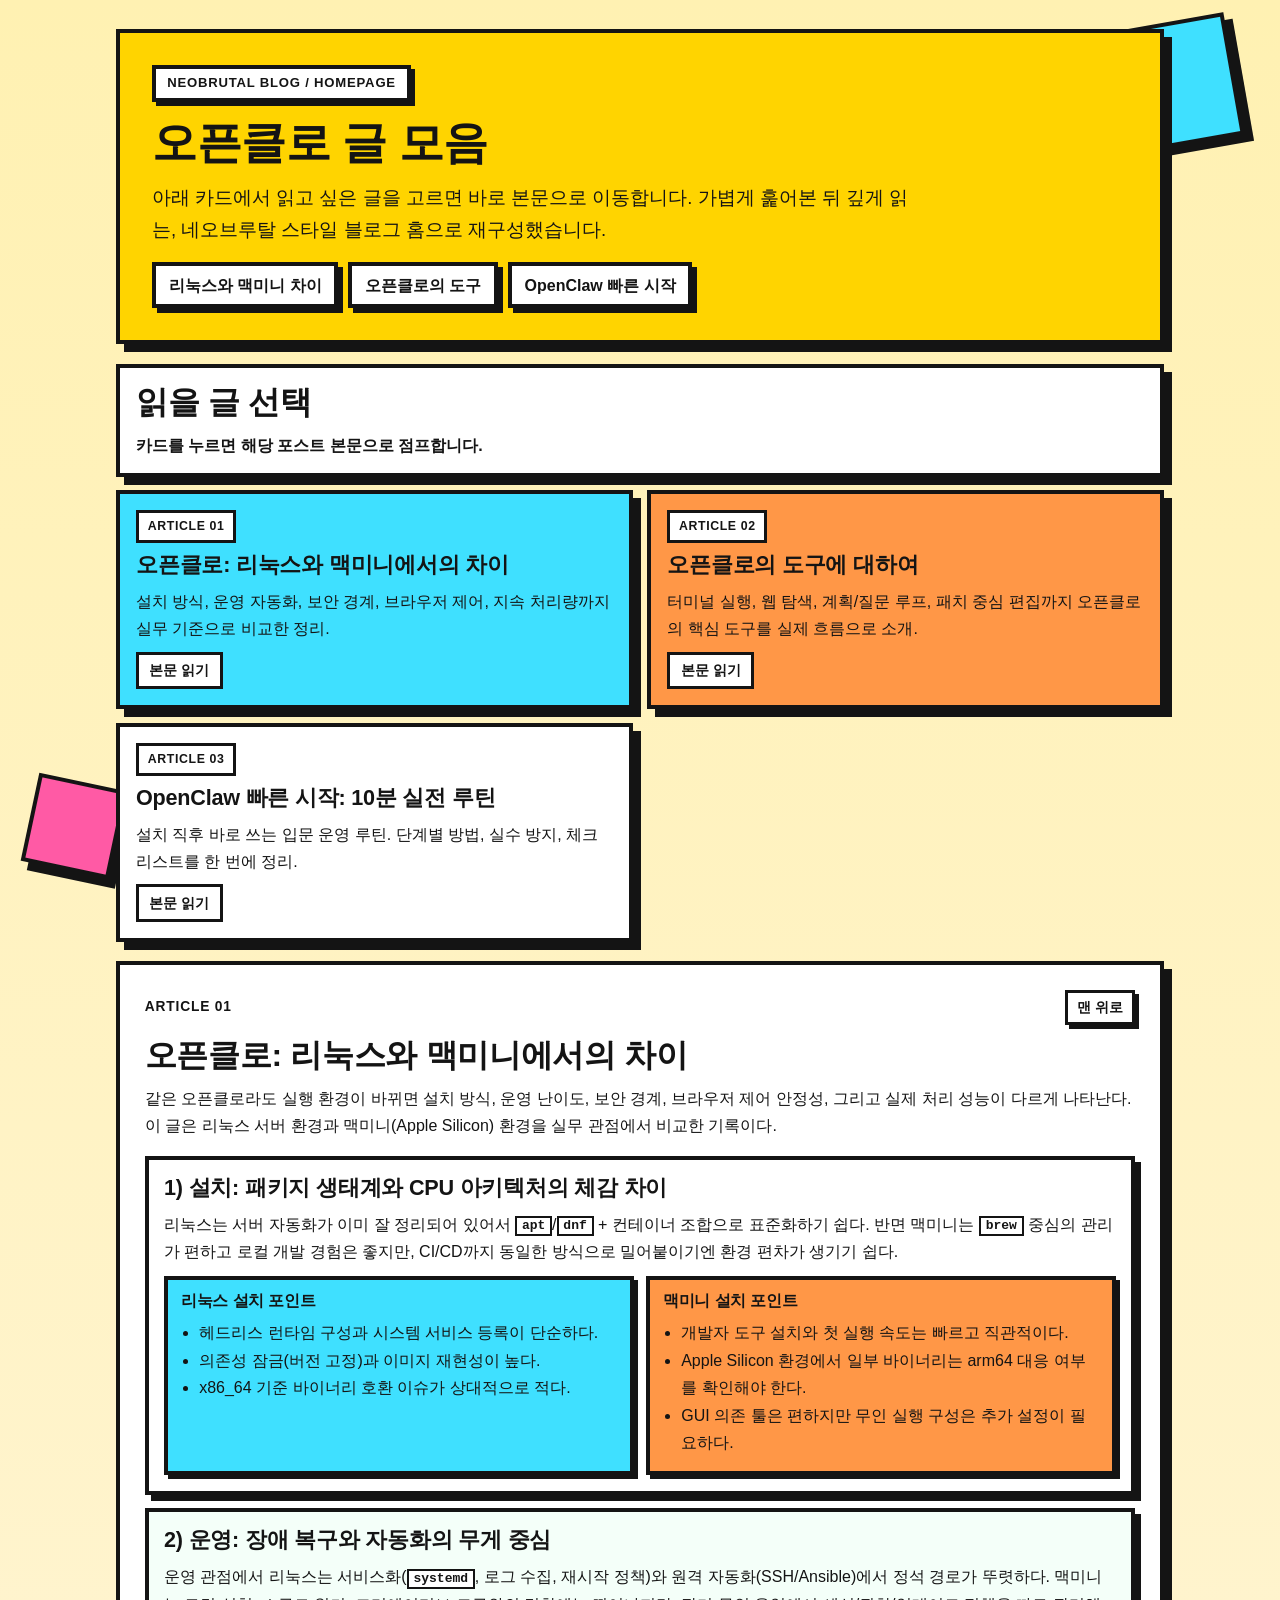
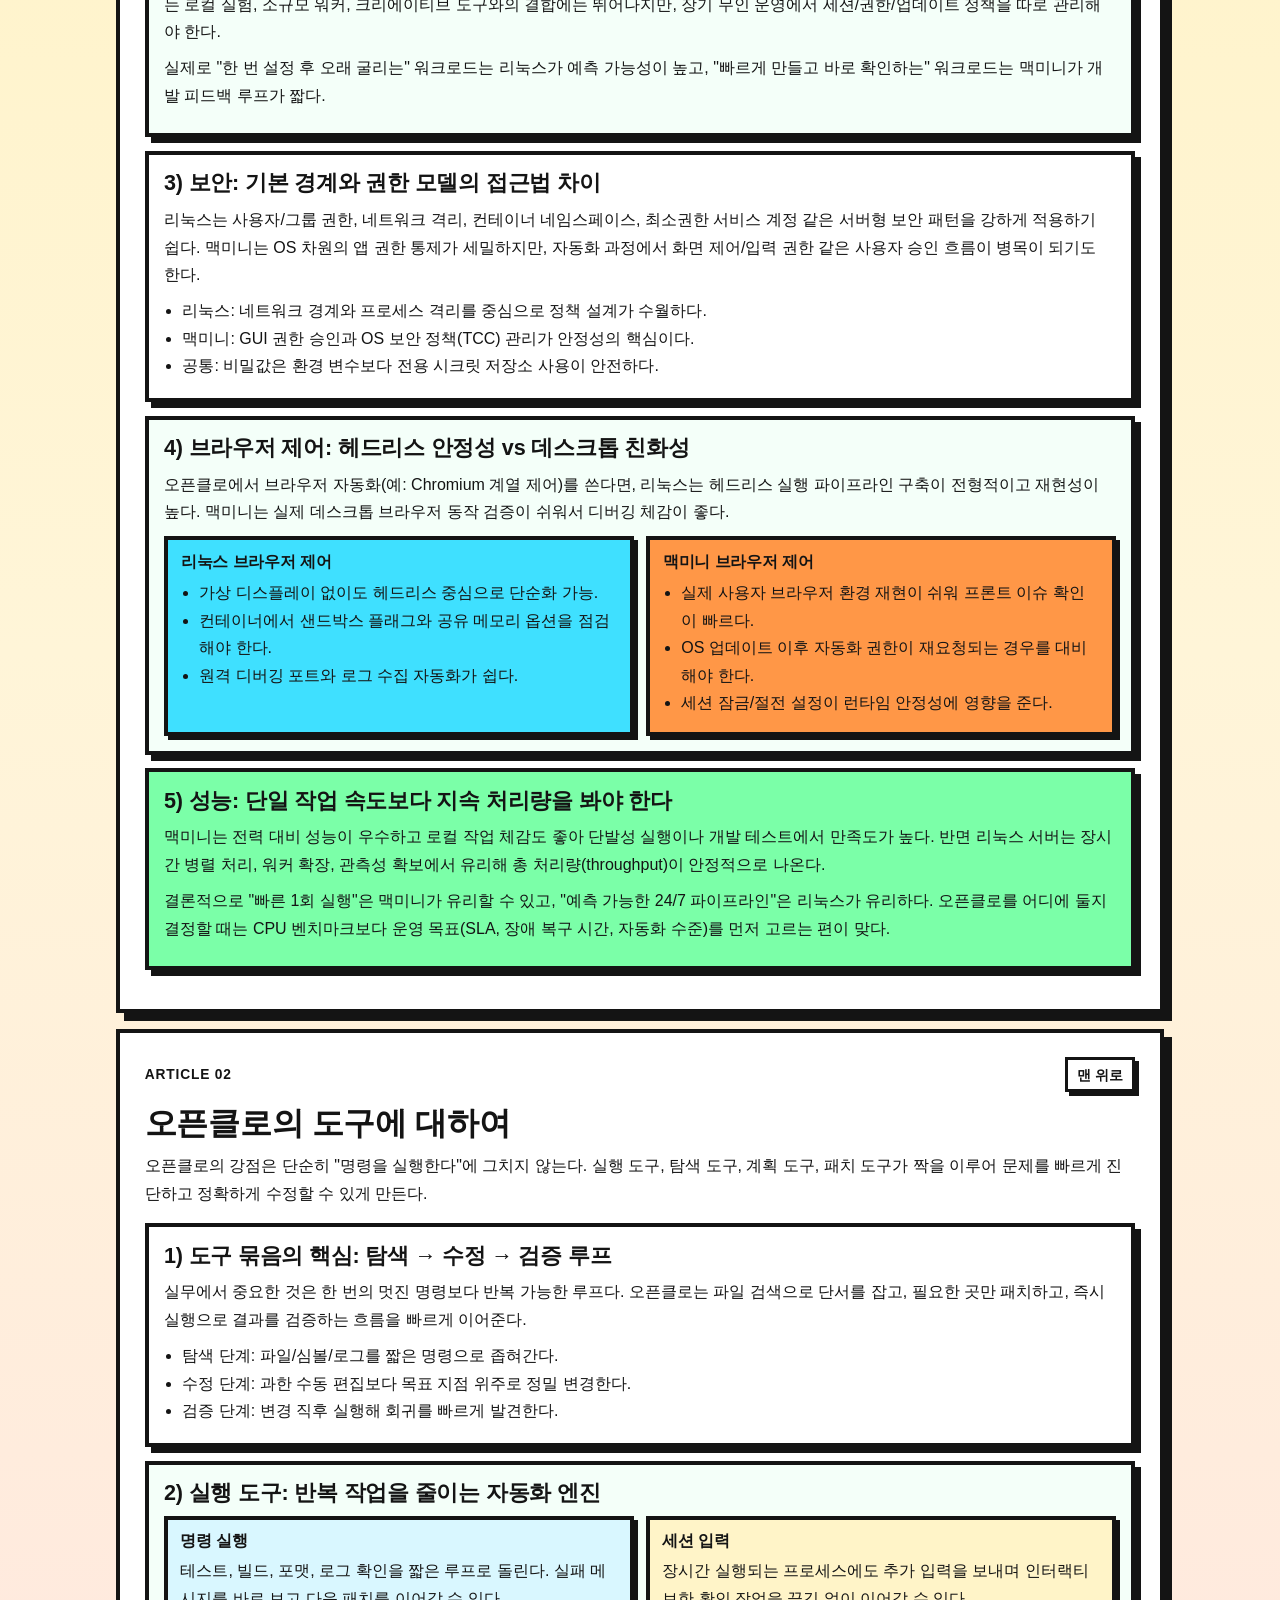
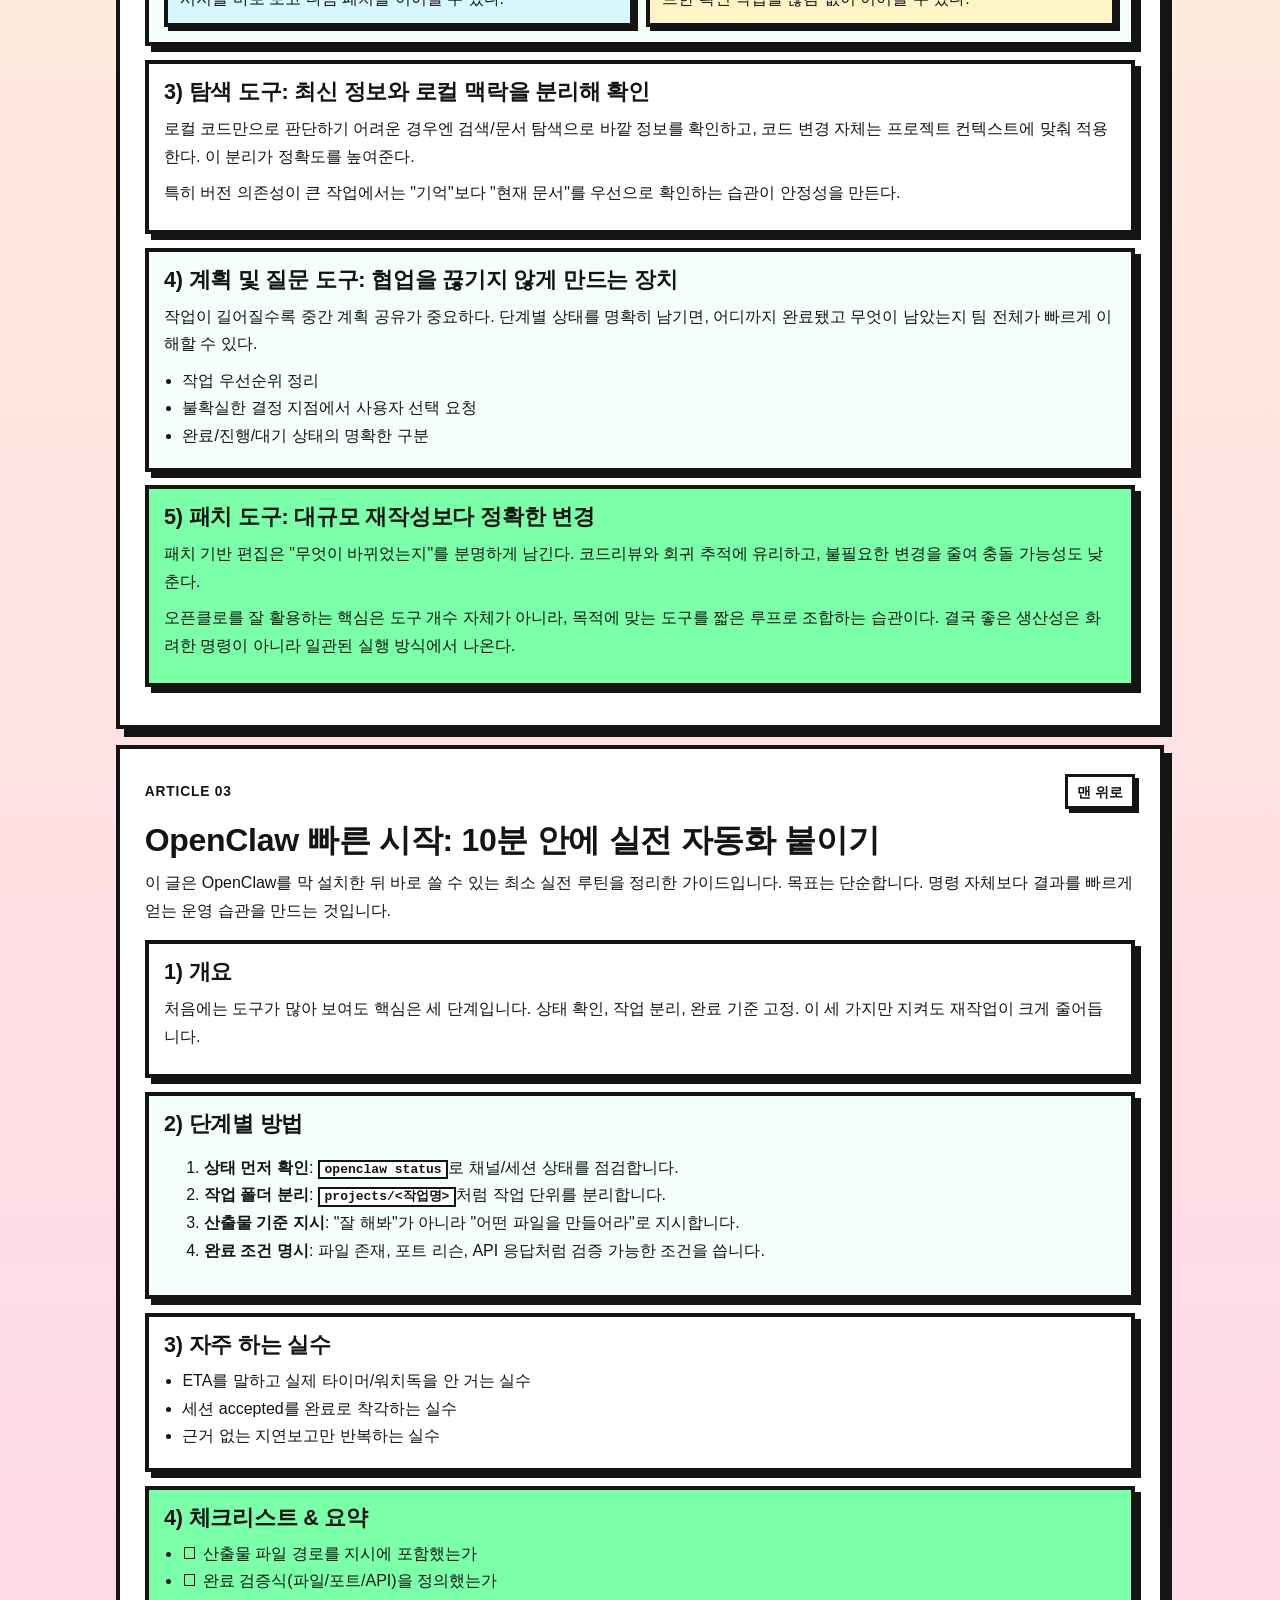
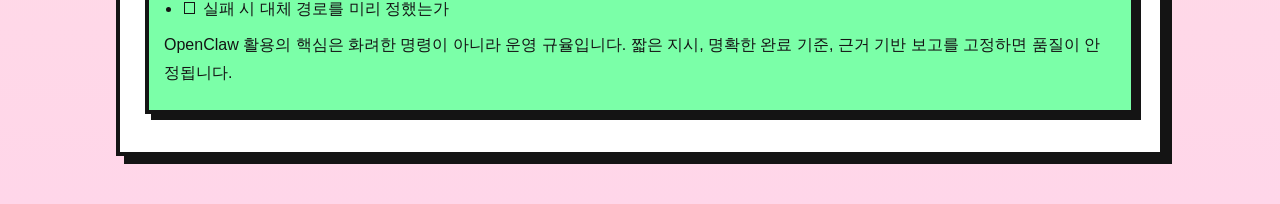
<file: index.html>
<!doctype html>
<html lang="ko">
<head>
  <meta charset="UTF-8">
  <meta name="viewport" content="width=device-width, initial-scale=1.0">
  <title>오픈클로 홈 | 네오브루탈 블로그</title>
  <link rel="stylesheet" href="styles.css">
</head>
<body>
  <div class="bg-shape shape-a" aria-hidden="true"></div>
  <div class="bg-shape shape-b" aria-hidden="true"></div>
  <div class="bg-shape shape-c" aria-hidden="true"></div>

  <main class="page" id="top">
    <header class="brutal-box hero">
      <p class="kicker">NEOBRUTAL BLOG / HOMEPAGE</p>
      <h1>오픈클로 글 모음</h1>
      <p class="dek">
        아래 카드에서 읽고 싶은 글을 고르면 바로 본문으로 이동합니다.
        가볍게 훑어본 뒤 깊게 읽는, 네오브루탈 스타일 블로그 홈으로 재구성했습니다.
      </p>
      <nav class="top-nav" aria-label="게시글 바로가기">
        <a href="#post-linux-mac">리눅스와 맥미니 차이</a>
        <a href="#post-tools">오픈클로의 도구</a>
        <a href="#post-quickstart">OpenClaw 빠른 시작</a>
      </nav>
    </header>

    <section class="post-picker" aria-labelledby="post-picker-title">
      <div class="brutal-box section-head">
        <h2 id="post-picker-title">읽을 글 선택</h2>
        <p>카드를 누르면 해당 포스트 본문으로 점프합니다.</p>
      </div>

      <div class="cards">
        <a class="brutal-box post-card card-linux" href="#post-linux-mac">
          <p class="card-label">ARTICLE 01</p>
          <h3>오픈클로: 리눅스와 맥미니에서의 차이</h3>
          <p>
            설치 방식, 운영 자동화, 보안 경계, 브라우저 제어, 지속 처리량까지
            실무 기준으로 비교한 정리.
          </p>
          <span class="card-cta">본문 읽기</span>
        </a>

        <a class="brutal-box post-card card-tools" href="#post-tools">
          <p class="card-label">ARTICLE 02</p>
          <h3>오픈클로의 도구에 대하여</h3>
          <p>
            터미널 실행, 웹 탐색, 계획/질문 루프, 패치 중심 편집까지
            오픈클로의 핵심 도구를 실제 흐름으로 소개.
          </p>
          <span class="card-cta">본문 읽기</span>
        </a>

        <a class="brutal-box post-card" href="#post-quickstart">
          <p class="card-label">ARTICLE 03</p>
          <h3>OpenClaw 빠른 시작: 10분 실전 루틴</h3>
          <p>
            설치 직후 바로 쓰는 입문 운영 루틴.
            단계별 방법, 실수 방지, 체크리스트를 한 번에 정리.
          </p>
          <span class="card-cta">본문 읽기</span>
        </a>
      </div>
    </section>

    <section class="articles" aria-label="전체 포스트">
      <article class="brutal-box post-full" id="post-linux-mac">
        <header class="post-head">
          <p class="post-no">ARTICLE 01</p>
          <a class="back-top" href="#top">맨 위로</a>
        </header>

        <h2>오픈클로: 리눅스와 맥미니에서의 차이</h2>
        <p>
          같은 오픈클로라도 실행 환경이 바뀌면 설치 방식, 운영 난이도, 보안 경계, 브라우저 제어 안정성,
          그리고 실제 처리 성능이 다르게 나타난다. 이 글은 리눅스 서버 환경과 맥미니(Apple Silicon) 환경을
          실무 관점에서 비교한 기록이다.
        </p>

        <section class="block">
          <h3>1) 설치: 패키지 생태계와 CPU 아키텍처의 체감 차이</h3>
          <p>
            리눅스는 서버 자동화가 이미 잘 정리되어 있어서 <code>apt</code>/<code>dnf</code> + 컨테이너 조합으로
            표준화하기 쉽다. 반면 맥미니는 <code>brew</code> 중심의 관리가 편하고 로컬 개발 경험은 좋지만,
            CI/CD까지 동일한 방식으로 밀어붙이기엔 환경 편차가 생기기 쉽다.
          </p>
          <div class="compare">
            <section class="panel linux">
              <h4>리눅스 설치 포인트</h4>
              <ul>
                <li>헤드리스 런타임 구성과 시스템 서비스 등록이 단순하다.</li>
                <li>의존성 잠금(버전 고정)과 이미지 재현성이 높다.</li>
                <li>x86_64 기준 바이너리 호환 이슈가 상대적으로 적다.</li>
              </ul>
            </section>
            <section class="panel mac">
              <h4>맥미니 설치 포인트</h4>
              <ul>
                <li>개발자 도구 설치와 첫 실행 속도는 빠르고 직관적이다.</li>
                <li>Apple Silicon 환경에서 일부 바이너리는 arm64 대응 여부를 확인해야 한다.</li>
                <li>GUI 의존 툴은 편하지만 무인 실행 구성은 추가 설정이 필요하다.</li>
              </ul>
            </section>
          </div>
        </section>

        <section class="block">
          <h3>2) 운영: 장애 복구와 자동화의 무게 중심</h3>
          <p>
            운영 관점에서 리눅스는 서비스화(<code>systemd</code>, 로그 수집, 재시작 정책)와 원격 자동화(SSH/Ansible)에서
            정석 경로가 뚜렷하다. 맥미니는 로컬 실험, 소규모 워커, 크리에이티브 도구와의 결합에는 뛰어나지만,
            장기 무인 운영에서 세션/권한/업데이트 정책을 따로 관리해야 한다.
          </p>
          <p>
            실제로 "한 번 설정 후 오래 굴리는" 워크로드는 리눅스가 예측 가능성이 높고, "빠르게 만들고 바로 확인하는"
            워크로드는 맥미니가 개발 피드백 루프가 짧다.
          </p>
        </section>

        <section class="block">
          <h3>3) 보안: 기본 경계와 권한 모델의 접근법 차이</h3>
          <p>
            리눅스는 사용자/그룹 권한, 네트워크 격리, 컨테이너 네임스페이스, 최소권한 서비스 계정 같은
            서버형 보안 패턴을 강하게 적용하기 쉽다. 맥미니는 OS 차원의 앱 권한 통제가 세밀하지만,
            자동화 과정에서 화면 제어/입력 권한 같은 사용자 승인 흐름이 병목이 되기도 한다.
          </p>
          <ul>
            <li>리눅스: 네트워크 경계와 프로세스 격리를 중심으로 정책 설계가 수월하다.</li>
            <li>맥미니: GUI 권한 승인과 OS 보안 정책(TCC) 관리가 안정성의 핵심이다.</li>
            <li>공통: 비밀값은 환경 변수보다 전용 시크릿 저장소 사용이 안전하다.</li>
          </ul>
        </section>

        <section class="block">
          <h3>4) 브라우저 제어: 헤드리스 안정성 vs 데스크톱 친화성</h3>
          <p>
            오픈클로에서 브라우저 자동화(예: Chromium 계열 제어)를 쓴다면, 리눅스는 헤드리스 실행 파이프라인 구축이
            전형적이고 재현성이 높다. 맥미니는 실제 데스크톱 브라우저 동작 검증이 쉬워서 디버깅 체감이 좋다.
          </p>
          <div class="compare">
            <section class="panel linux">
              <h4>리눅스 브라우저 제어</h4>
              <ul>
                <li>가상 디스플레이 없이도 헤드리스 중심으로 단순화 가능.</li>
                <li>컨테이너에서 샌드박스 플래그와 공유 메모리 옵션을 점검해야 한다.</li>
                <li>원격 디버깅 포트와 로그 수집 자동화가 쉽다.</li>
              </ul>
            </section>
            <section class="panel mac">
              <h4>맥미니 브라우저 제어</h4>
              <ul>
                <li>실제 사용자 브라우저 환경 재현이 쉬워 프론트 이슈 확인이 빠르다.</li>
                <li>OS 업데이트 이후 자동화 권한이 재요청되는 경우를 대비해야 한다.</li>
                <li>세션 잠금/절전 설정이 런타임 안정성에 영향을 준다.</li>
              </ul>
            </section>
          </div>
        </section>

        <section class="block highlight">
          <h3>5) 성능: 단일 작업 속도보다 지속 처리량을 봐야 한다</h3>
          <p>
            맥미니는 전력 대비 성능이 우수하고 로컬 작업 체감도 좋아 단발성 실행이나 개발 테스트에서 만족도가 높다.
            반면 리눅스 서버는 장시간 병렬 처리, 워커 확장, 관측성 확보에서 유리해 총 처리량(throughput)이 안정적으로 나온다.
          </p>
          <p>
            결론적으로 "빠른 1회 실행"은 맥미니가 유리할 수 있고, "예측 가능한 24/7 파이프라인"은 리눅스가 유리하다.
            오픈클로를 어디에 둘지 결정할 때는 CPU 벤치마크보다 운영 목표(SLA, 장애 복구 시간, 자동화 수준)를 먼저 고르는 편이 맞다.
          </p>
        </section>
      </article>

      <article class="brutal-box post-full" id="post-tools">
        <header class="post-head">
          <p class="post-no">ARTICLE 02</p>
          <a class="back-top" href="#top">맨 위로</a>
        </header>

        <h2>오픈클로의 도구에 대하여</h2>
        <p>
          오픈클로의 강점은 단순히 "명령을 실행한다"에 그치지 않는다.
          실행 도구, 탐색 도구, 계획 도구, 패치 도구가 짝을 이루어 문제를 빠르게 진단하고 정확하게 수정할 수 있게 만든다.
        </p>

        <section class="block">
          <h3>1) 도구 묶음의 핵심: 탐색 → 수정 → 검증 루프</h3>
          <p>
            실무에서 중요한 것은 한 번의 멋진 명령보다 반복 가능한 루프다.
            오픈클로는 파일 검색으로 단서를 잡고, 필요한 곳만 패치하고, 즉시 실행으로 결과를 검증하는 흐름을 빠르게 이어준다.
          </p>
          <ul>
            <li>탐색 단계: 파일/심볼/로그를 짧은 명령으로 좁혀간다.</li>
            <li>수정 단계: 과한 수동 편집보다 목표 지점 위주로 정밀 변경한다.</li>
            <li>검증 단계: 변경 직후 실행해 회귀를 빠르게 발견한다.</li>
          </ul>
        </section>

        <section class="block">
          <h3>2) 실행 도구: 반복 작업을 줄이는 자동화 엔진</h3>
          <div class="tools-grid">
            <section class="tool-panel">
              <h4>명령 실행</h4>
              <p>
                테스트, 빌드, 포맷, 로그 확인을 짧은 루프로 돌린다.
                실패 메시지를 바로 보고 다음 패치를 이어갈 수 있다.
              </p>
            </section>
            <section class="tool-panel">
              <h4>세션 입력</h4>
              <p>
                장시간 실행되는 프로세스에도 추가 입력을 보내며
                인터랙티브한 확인 작업을 끊김 없이 이어갈 수 있다.
              </p>
            </section>
          </div>
        </section>

        <section class="block">
          <h3>3) 탐색 도구: 최신 정보와 로컬 맥락을 분리해 확인</h3>
          <p>
            로컬 코드만으로 판단하기 어려운 경우엔 검색/문서 탐색으로 바깥 정보를 확인하고,
            코드 변경 자체는 프로젝트 컨텍스트에 맞춰 적용한다. 이 분리가 정확도를 높여준다.
          </p>
          <p>
            특히 버전 의존성이 큰 작업에서는 "기억"보다 "현재 문서"를 우선으로 확인하는 습관이 안정성을 만든다.
          </p>
        </section>

        <section class="block">
          <h3>4) 계획 및 질문 도구: 협업을 끊기지 않게 만드는 장치</h3>
          <p>
            작업이 길어질수록 중간 계획 공유가 중요하다.
            단계별 상태를 명확히 남기면, 어디까지 완료됐고 무엇이 남았는지 팀 전체가 빠르게 이해할 수 있다.
          </p>
          <ul>
            <li>작업 우선순위 정리</li>
            <li>불확실한 결정 지점에서 사용자 선택 요청</li>
            <li>완료/진행/대기 상태의 명확한 구분</li>
          </ul>
        </section>

        <section class="block highlight">
          <h3>5) 패치 도구: 대규모 재작성보다 정확한 변경</h3>
          <p>
            패치 기반 편집은 "무엇이 바뀌었는지"를 분명하게 남긴다.
            코드리뷰와 회귀 추적에 유리하고, 불필요한 변경을 줄여 충돌 가능성도 낮춘다.
          </p>
          <p>
            오픈클로를 잘 활용하는 핵심은 도구 개수 자체가 아니라, 목적에 맞는 도구를 짧은 루프로 조합하는 습관이다.
            결국 좋은 생산성은 화려한 명령이 아니라 일관된 실행 방식에서 나온다.
          </p>
        </section>
      </article>

      <article class="brutal-box post-full" id="post-quickstart">
        <header class="post-head">
          <p class="post-no">ARTICLE 03</p>
          <a class="back-top" href="#top">맨 위로</a>
        </header>

        <h2>OpenClaw 빠른 시작: 10분 안에 실전 자동화 붙이기</h2>
        <p>
          이 글은 OpenClaw를 막 설치한 뒤 바로 쓸 수 있는 최소 실전 루틴을 정리한 가이드입니다.
          목표는 단순합니다. 명령 자체보다 결과를 빠르게 얻는 운영 습관을 만드는 것입니다.
        </p>

        <section class="block">
          <h3>1) 개요</h3>
          <p>
            처음에는 도구가 많아 보여도 핵심은 세 단계입니다. 상태 확인, 작업 분리, 완료 기준 고정.
            이 세 가지만 지켜도 재작업이 크게 줄어듭니다.
          </p>
        </section>

        <section class="block">
          <h3>2) 단계별 방법</h3>
          <ol>
            <li><strong>상태 먼저 확인</strong>: <code>openclaw status</code>로 채널/세션 상태를 점검합니다.</li>
            <li><strong>작업 폴더 분리</strong>: <code>projects/&lt;작업명&gt;</code>처럼 작업 단위를 분리합니다.</li>
            <li><strong>산출물 기준 지시</strong>: "잘 해봐"가 아니라 "어떤 파일을 만들어라"로 지시합니다.</li>
            <li><strong>완료 조건 명시</strong>: 파일 존재, 포트 리슨, API 응답처럼 검증 가능한 조건을 씁니다.</li>
          </ol>
        </section>

        <section class="block">
          <h3>3) 자주 하는 실수</h3>
          <ul>
            <li>ETA를 말하고 실제 타이머/워치독을 안 거는 실수</li>
            <li>세션 accepted를 완료로 착각하는 실수</li>
            <li>근거 없는 지연보고만 반복하는 실수</li>
          </ul>
        </section>

        <section class="block highlight">
          <h3>4) 체크리스트 &amp; 요약</h3>
          <ul>
            <li>☐ 산출물 파일 경로를 지시에 포함했는가</li>
            <li>☐ 완료 검증식(파일/포트/API)을 정의했는가</li>
            <li>☐ 실패 시 대체 경로를 미리 정했는가</li>
          </ul>
          <p>
            OpenClaw 활용의 핵심은 화려한 명령이 아니라 운영 규율입니다.
            짧은 지시, 명확한 완료 기준, 근거 기반 보고를 고정하면 품질이 안정됩니다.
          </p>
        </section>
      </article>
    </section>
  </main>
</body>
</html>
</file>
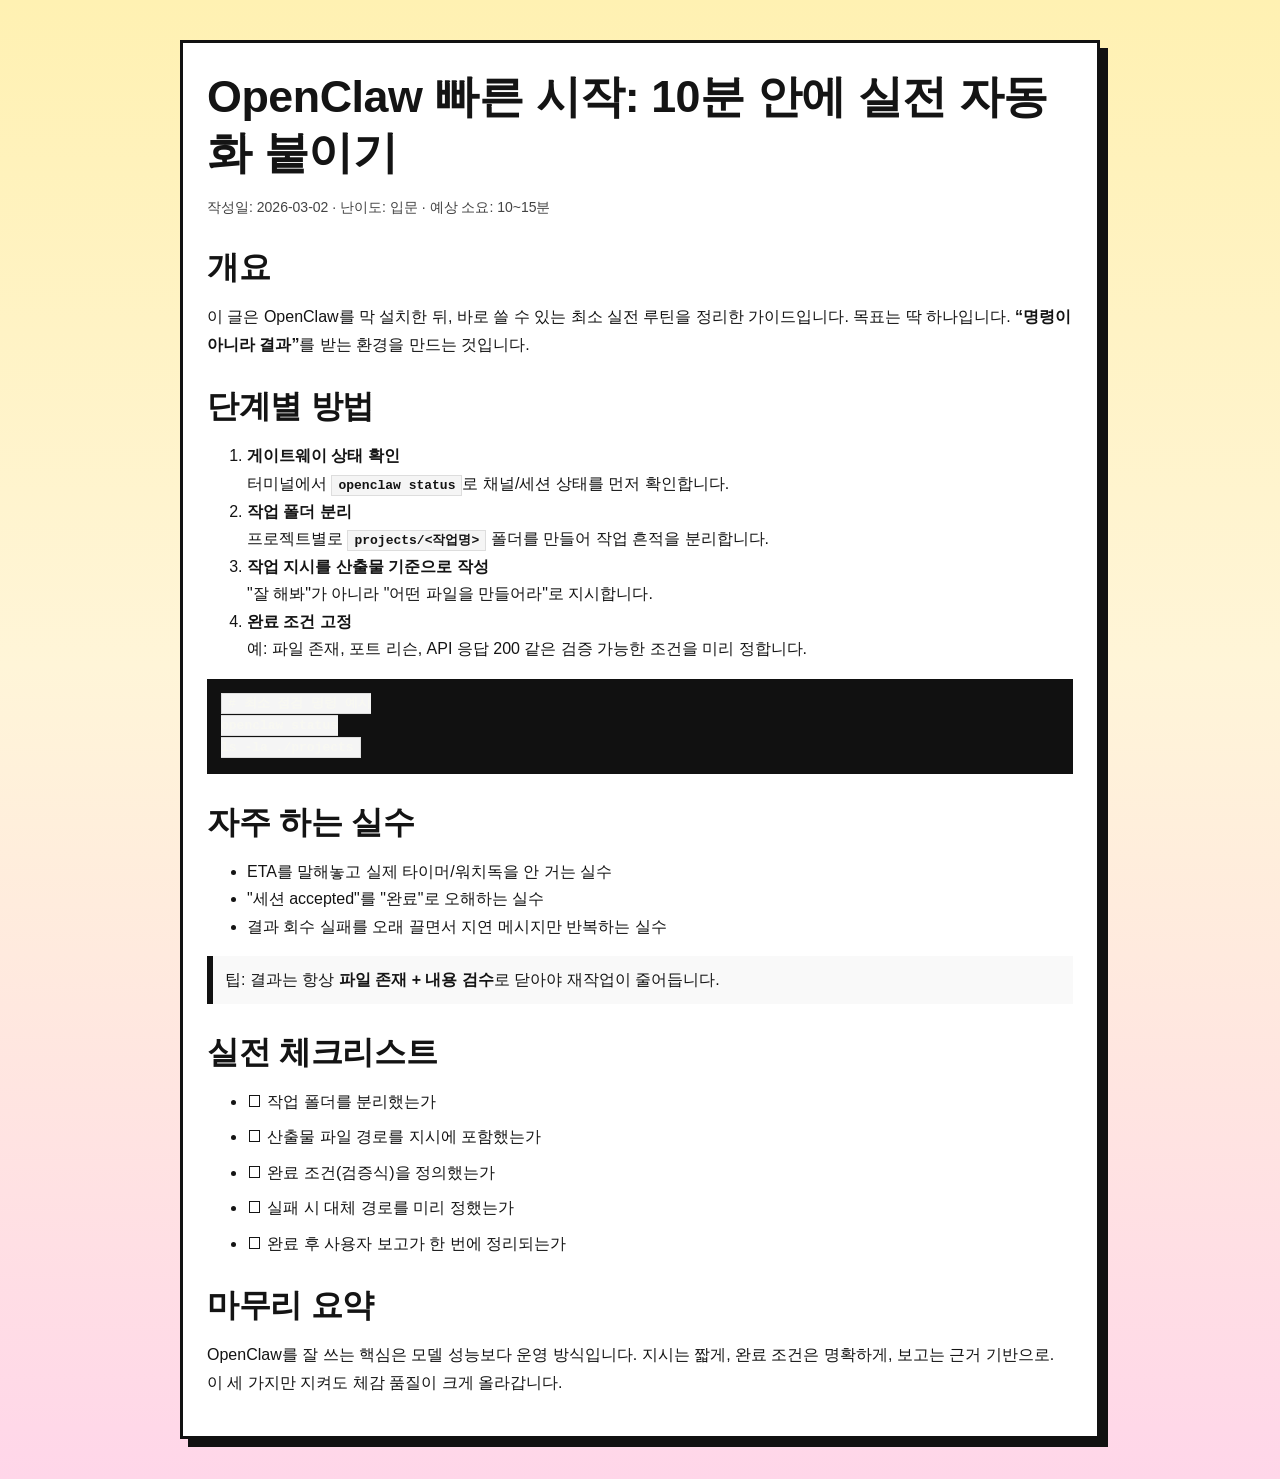
<file: post-openclaw-quickstart.html>
<!doctype html>
<html lang="ko">
<head>
  <meta charset="UTF-8" />
  <meta name="viewport" content="width=device-width, initial-scale=1.0" />
  <title>OpenClaw 빠른 시작 가이드</title>
  <link rel="stylesheet" href="./styles.css" />
  <style>
    .post-wrap { max-width: 920px; margin: 40px auto; padding: 24px; border: 3px solid #111; box-shadow: 8px 8px 0 #111; background: #fff; }
    .meta { font-size: 14px; opacity: .8; margin-bottom: 16px; }
    .section { margin-top: 28px; }
    .checklist li { margin: 8px 0; }
    code { background: #f5f5f5; padding: 2px 6px; border: 1px solid #ddd; }
    pre { background: #111; color: #f8f8f2; padding: 14px; overflow-x: auto; }
    .tip { border-left: 6px solid #111; padding: 10px 12px; background: #f9f9f9; }
  </style>
</head>
<body>
  <main class="post-wrap">
    <h1>OpenClaw 빠른 시작: 10분 안에 실전 자동화 붙이기</h1>
    <p class="meta">작성일: 2026-03-02 · 난이도: 입문 · 예상 소요: 10~15분</p>

    <section class="section">
      <h2>개요</h2>
      <p>이 글은 OpenClaw를 막 설치한 뒤, 바로 쓸 수 있는 최소 실전 루틴을 정리한 가이드입니다. 목표는 딱 하나입니다. <strong>“명령이 아니라 결과”</strong>를 받는 환경을 만드는 것입니다.</p>
    </section>

    <section class="section">
      <h2>단계별 방법</h2>
      <ol>
        <li><strong>게이트웨이 상태 확인</strong><br/>터미널에서 <code>openclaw status</code>로 채널/세션 상태를 먼저 확인합니다.</li>
        <li><strong>작업 폴더 분리</strong><br/>프로젝트별로 <code>projects/&lt;작업명&gt;</code> 폴더를 만들어 작업 흔적을 분리합니다.</li>
        <li><strong>작업 지시를 산출물 기준으로 작성</strong><br/>"잘 해봐"가 아니라 "어떤 파일을 만들어라"로 지시합니다.</li>
        <li><strong>완료 조건 고정</strong><br/>예: 파일 존재, 포트 리슨, API 응답 200 같은 검증 가능한 조건을 미리 정합니다.</li>
      </ol>
      <pre><code># 최소 점검 명령 예시
openclaw status
ls -la ./projects
</code></pre>
    </section>

    <section class="section">
      <h2>자주 하는 실수</h2>
      <ul>
        <li>ETA를 말해놓고 실제 타이머/워치독을 안 거는 실수</li>
        <li>"세션 accepted"를 "완료"로 오해하는 실수</li>
        <li>결과 회수 실패를 오래 끌면서 지연 메시지만 반복하는 실수</li>
      </ul>
      <div class="tip">팁: 결과는 항상 <strong>파일 존재 + 내용 검수</strong>로 닫아야 재작업이 줄어듭니다.</div>
    </section>

    <section class="section">
      <h2>실전 체크리스트</h2>
      <ul class="checklist">
        <li>☐ 작업 폴더를 분리했는가</li>
        <li>☐ 산출물 파일 경로를 지시에 포함했는가</li>
        <li>☐ 완료 조건(검증식)을 정의했는가</li>
        <li>☐ 실패 시 대체 경로를 미리 정했는가</li>
        <li>☐ 완료 후 사용자 보고가 한 번에 정리되는가</li>
      </ul>
    </section>

    <section class="section">
      <h2>마무리 요약</h2>
      <p>OpenClaw를 잘 쓰는 핵심은 모델 성능보다 운영 방식입니다. 지시는 짧게, 완료 조건은 명확하게, 보고는 근거 기반으로. 이 세 가지만 지켜도 체감 품질이 크게 올라갑니다.</p>
    </section>
  </main>
</body>
</html>
</file>
<file: styles.css>
:root {
  --ink: #141414;
  --paper: #fff5d8;
  --yellow: #ffd400;
  --pink: #ff5aa5;
  --cyan: #3fe0ff;
  --mint: #7bffa8;
  --orange: #ff9747;
  --lime: #d8ff57;
  --shadow: 8px 8px 0 var(--ink);
  --border: 4px solid var(--ink);
}

*,
*::before,
*::after {
  box-sizing: border-box;
}

html {
  scroll-behavior: smooth;
}

body {
  margin: 0;
  font-family: "SUIT Variable", "Pretendard", "Noto Sans KR", sans-serif;
  line-height: 1.72;
  color: var(--ink);
  background:
    linear-gradient(180deg, #fff1b2 0%, var(--paper) 45%, #ffd6e9 100%);
  min-height: 100vh;
  position: relative;
  overflow-x: hidden;
}

.bg-shape {
  position: fixed;
  border: var(--border);
  box-shadow: var(--shadow);
  z-index: -1;
}

.shape-a {
  width: 124px;
  height: 124px;
  background: var(--cyan);
  top: 1.4rem;
  right: 2.8rem;
  transform: rotate(-10deg);
}

.shape-b {
  width: 90px;
  height: 90px;
  background: var(--pink);
  left: 1.8rem;
  bottom: 1.8rem;
  transform: rotate(12deg);
}

.shape-c {
  width: 68px;
  height: 68px;
  background: var(--lime);
  left: max(18%, 2rem);
  top: 11rem;
  transform: rotate(18deg);
}

.page {
  width: min(100%, 1080px);
  margin: 0 auto;
  padding: 1.8rem 1rem 3rem;
}

.brutal-box {
  border: var(--border);
  box-shadow: var(--shadow);
  background: #fff;
}

.hero {
  background: var(--yellow);
  padding: clamp(1.1rem, 3vw, 2rem);
  margin-bottom: 1.2rem;
}

.kicker {
  display: inline-block;
  margin: 0 0 0.7rem;
  border: var(--border);
  box-shadow: 4px 4px 0 var(--ink);
  padding: 0.2rem 0.7rem;
  background: #fff;
  font-weight: 800;
  letter-spacing: 0.06em;
  font-size: 0.82rem;
}

h1,
h2,
h3,
h4 {
  line-height: 1.25;
  letter-spacing: -0.01em;
}

h1 {
  margin: 0.15rem 0 0.7rem;
  font-size: clamp(1.58rem, 4.3vw, 2.8rem);
}

h2 {
  margin: 0 0 0.6rem;
  font-size: clamp(1.3rem, 2.9vw, 2rem);
}

h3 {
  margin: 0;
  font-size: clamp(1.08rem, 2.5vw, 1.35rem);
}

.dek {
  margin: 0;
  max-width: 74ch;
  font-size: clamp(1rem, 2vw, 1.16rem);
}

.top-nav {
  margin-top: 1rem;
  display: flex;
  flex-wrap: wrap;
  gap: 0.6rem;
}

.top-nav a {
  border: var(--border);
  box-shadow: 5px 5px 0 var(--ink);
  background: #fff;
  color: var(--ink);
  text-decoration: none;
  font-weight: 800;
  padding: 0.33rem 0.8rem;
}

.top-nav a:hover,
.top-nav a:focus-visible {
  transform: translate(-2px, -2px);
  box-shadow: 7px 7px 0 var(--ink);
}

.post-picker {
  margin-bottom: 1.2rem;
}

.section-head {
  background: #fff;
  padding: 0.9rem 1rem;
  margin-bottom: 0.8rem;
}

.section-head p {
  margin: 0;
  font-weight: 600;
}

.cards {
  display: grid;
  grid-template-columns: repeat(2, minmax(0, 1fr));
  gap: 0.9rem;
}

.post-card {
  text-decoration: none;
  color: var(--ink);
  padding: 1rem;
  display: grid;
  gap: 0.55rem;
}

.post-card h3 {
  margin: 0;
}

.post-card p {
  margin: 0;
}

.card-label {
  display: inline-block;
  width: fit-content;
  padding: 0.18rem 0.55rem;
  border: 3px solid var(--ink);
  background: #fff;
  font-size: 0.77rem;
  font-weight: 800;
  letter-spacing: 0.05em;
}

.card-cta {
  width: fit-content;
  border: 3px solid var(--ink);
  padding: 0.2rem 0.65rem;
  background: #fff;
  font-weight: 800;
  font-size: 0.9rem;
}

.card-linux {
  background: var(--cyan);
}

.card-tools {
  background: var(--orange);
}

.post-card:hover,
.post-card:focus-visible {
  transform: translate(-4px, -4px) rotate(-0.4deg);
  box-shadow: 12px 12px 0 var(--ink);
}

.articles {
  display: grid;
  gap: 1rem;
}

.post-full {
  background: #fff;
  padding: clamp(1rem, 2.8vw, 1.55rem);
  scroll-margin-top: 1rem;
}

.post-head {
  display: flex;
  justify-content: space-between;
  align-items: center;
  gap: 0.7rem;
  margin-bottom: 0.65rem;
}

.post-no {
  margin: 0;
  font-weight: 900;
  letter-spacing: 0.06em;
  font-size: 0.86rem;
}

.back-top {
  border: 3px solid var(--ink);
  box-shadow: 4px 4px 0 var(--ink);
  background: #fff;
  color: var(--ink);
  text-decoration: none;
  font-weight: 800;
  padding: 0.15rem 0.58rem;
  font-size: 0.88rem;
}

.back-top:hover,
.back-top:focus-visible {
  transform: translate(-2px, -2px);
  box-shadow: 6px 6px 0 var(--ink);
}

.post-full > p {
  margin: 0.45rem 0 1rem;
}

.block {
  border: var(--border);
  box-shadow: 6px 6px 0 var(--ink);
  padding: 0.95rem;
  margin-bottom: 0.85rem;
}

.post-full .block:nth-of-type(odd) {
  background: #fff;
}

.post-full .block:nth-of-type(even) {
  background: #f4fff9;
}

.highlight {
  background: var(--mint) !important;
}

.block p {
  margin: 0.55rem 0;
}

.block ul {
  margin: 0.5rem 0 0.2rem 1.15rem;
  padding: 0;
}

.compare {
  margin-top: 0.65rem;
  display: grid;
  gap: 0.75rem;
  grid-template-columns: repeat(2, minmax(0, 1fr));
}

.panel {
  border: var(--border);
  box-shadow: 4px 4px 0 var(--ink);
  padding: 0.72rem 0.8rem;
}

.panel h4 {
  margin: 0 0 0.35rem;
  font-size: 0.98rem;
}

.panel.linux {
  background: var(--cyan);
}

.panel.mac {
  background: var(--orange);
}

.tools-grid {
  margin-top: 0.55rem;
  display: grid;
  gap: 0.7rem;
  grid-template-columns: repeat(2, minmax(0, 1fr));
}

.tool-panel {
  border: var(--border);
  box-shadow: 4px 4px 0 var(--ink);
  background: #fff;
  padding: 0.7rem 0.78rem;
}

.tool-panel:nth-child(1) {
  background: #d9f7ff;
}

.tool-panel:nth-child(2) {
  background: #fff4c8;
}

.tool-panel h4 {
  margin: 0 0 0.38rem;
}

.tool-panel p {
  margin: 0;
}

code {
  border: 2px solid var(--ink);
  background: #fff;
  padding: 0.03rem 0.3rem;
  font-weight: 700;
}

@media (max-width: 860px) {
  .page {
    padding: 1rem 0.72rem 2rem;
  }

  .shape-a {
    right: 0.45rem;
    top: 0.5rem;
    width: 86px;
    height: 86px;
  }

  .shape-b {
    left: 0.25rem;
    bottom: 0.7rem;
    width: 70px;
    height: 70px;
  }

  .shape-c {
    left: auto;
    right: 22%;
    top: 7.2rem;
    width: 52px;
    height: 52px;
  }

  .cards,
  .compare,
  .tools-grid {
    grid-template-columns: 1fr;
  }

  .post-card:hover,
  .post-card:focus-visible {
    transform: none;
    box-shadow: var(--shadow);
  }

  .back-top:hover,
  .back-top:focus-visible,
  .top-nav a:hover,
  .top-nav a:focus-visible {
    transform: none;
  }
}
</file>
